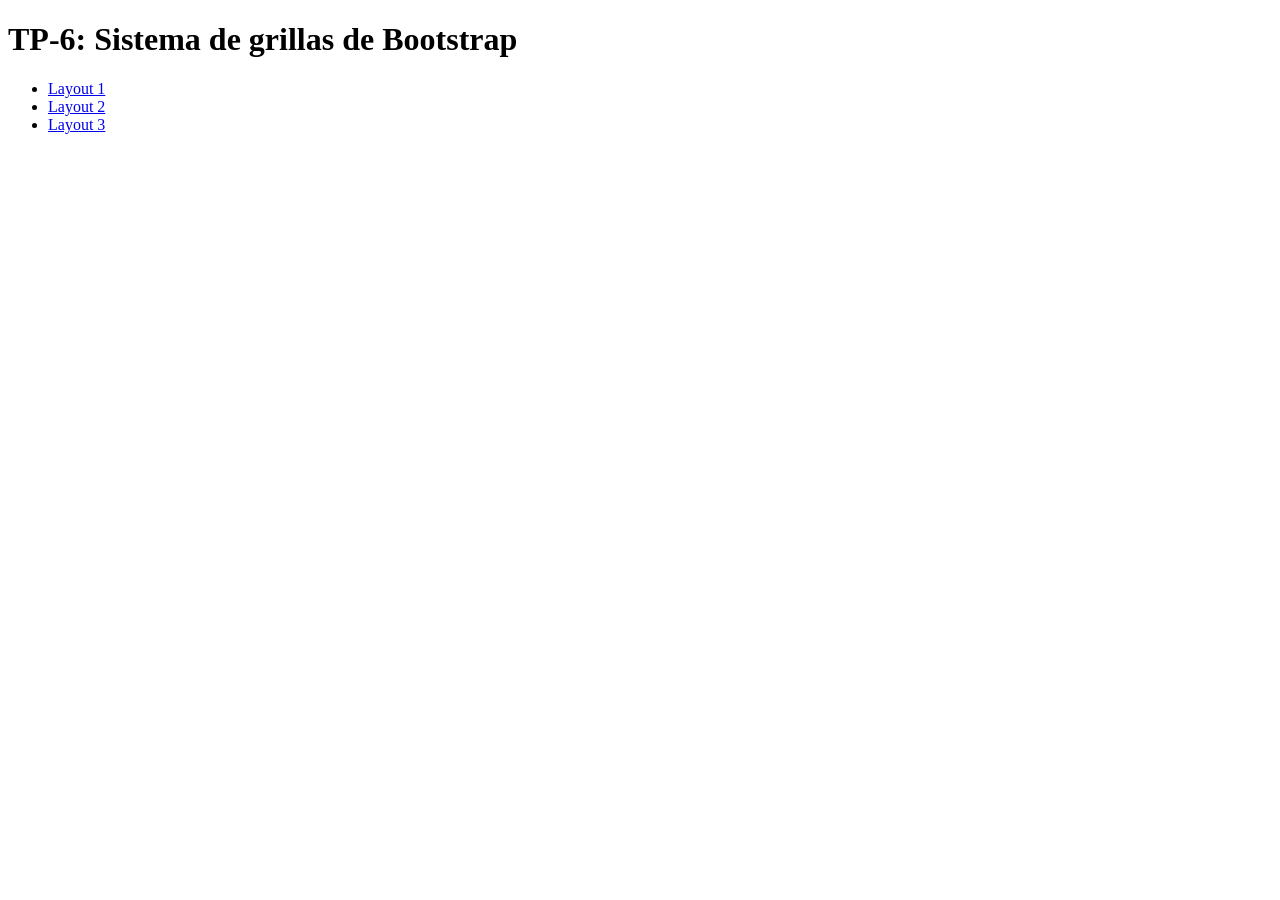
<file: index.html>
<!DOCTYPE html>
<html lang="es">
<head>
    <meta charset="UTF-8">
    <meta http-equiv="X-UA-Compatible" content="IE=edge">
    <meta name="viewport" content="width=device-width, initial-scale=1.0">
    <title>TP-6 - Índice de Layouts</title>
</head>
<body>
    <h1>TP-6: Sistema de grillas de Bootstrap</h1>
    <ul>
        <li>
            <a href="layout-1.html">Layout 1</a>
        </li>
        <li>
            <a href="layout-2.html">Layout 2</a>
        </li>
        <li>
            <a href="layout-3.html">Layout 3</a>
        </li>
    </ul>
</body>
</html>
</file>
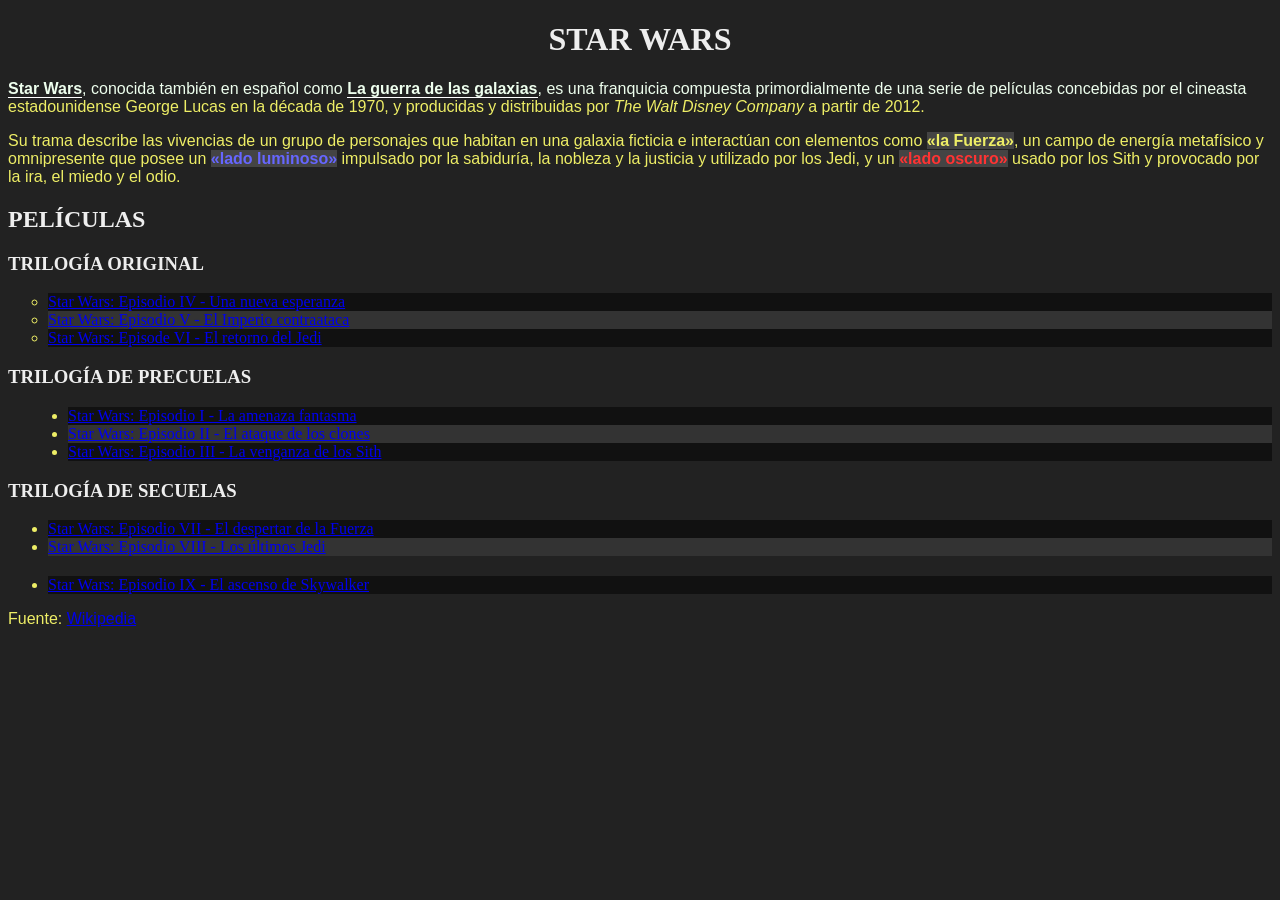
<file: tp-2/index.html>
<!DOCTYPE html>
<html>
<head>
    <meta charset="utf-8">
    <meta name="viewport" content="width=device-width, initial-scale=1">
    <title>TP2 - Selectores CSS</title>
    <link rel="stylesheet" href="styles.css">
</head>
<body>
    <h1>Star Wars</h1>
    <p><strong>Star Wars</strong>, conocida también en español como <strong>La guerra de las galaxias</strong>, es una franquicia compuesta primordialmente de una serie de películas concebidas por el cineasta estadounidense George Lucas en la década de 1970, y producidas y distribuidas por <a>The Walt Disney Company</a> a partir de 2012.</p>
    <p>Su trama describe las vivencias de un grupo de personajes que habitan en una galaxia ficticia e interactúan con elementos como <span class="the-force">«la Fuerza»</span>, un campo de energía metafísico y omnipresente que posee un <span class="the-force light-side">«lado luminoso»</span> impulsado por la sabiduría, la nobleza y la justicia y utilizado por los Jedi, y un <span class="the-force dark-side">«lado oscuro»</span> usado por los Sith y provocado por la ira, el miedo y el odio.</p>
    <h2>Películas</h2>
    <h3>Trilogía Original</h3>
    <ul id="og-trilogy" class="movies-list">
        <li><a href="https://es.wikipedia.org/wiki/Star_Wars:_Episodio_IV_-_Una_nueva_esperanza">Star Wars: Episodio IV - Una nueva esperanza</a></li>
        <li><a href="https://es.wikipedia.org/wiki/Star_Wars:_Episodio_V_-_El_Imperio_contraataca">Star Wars: Episodio V - El Imperio contraataca</a></li>
        <li><a href="https://es.wikipedia.org/wiki/Star_Wars:_Episode_VI_-_Return_of_the_Jedi">Star Wars: Episode VI - El retorno del Jedi</a></li>
    </ul>
    <h3>Trilogía de precuelas</h3>
    <ul class="movies-list">
        <li><a href="https://es.wikipedia.org/wiki/Star_Wars:_Episodio_I_-_La_amenaza_fantasma">Star Wars: Episodio I - La amenaza fantasma</a></li>
        <li><a href="https://es.wikipedia.org/wiki/Star_Wars:_Episodio_II_-_El_ataque_de_los_clones">Star Wars: Episodio II - El ataque de los clones</a></li>
        <li><a href="https://es.wikipedia.org/wiki/Star_Wars:_Episodio_III_-_La_venganza_de_los_Sith">Star Wars: Episodio III - La venganza de los Sith</a></li>
    </ul>
    <h3>Trilogía de secuelas</h3>
    <ul class="movies-list">
        <li><a href="https://es.wikipedia.org/wiki/Star_Wars:_Episodio_VII_-_El_despertar_de_la_Fuerza">Star Wars: Episodio VII - El despertar de la Fuerza</a></li>
        <li><a href="https://es.wikipedia.org/wiki/Star_Wars:_Episodio_VIII_-_Los_últimos_Jedi">Star Wars: Episodio VIII - Los últimos Jedi</a></li>
        <li><a href="https://es.wikipedia.org/wiki/Star_Wars:_Episodio_IX_-_El_ascenso_de_Skywalker">Star Wars: Episodio IX - El ascenso de Skywalker</a></li>
    </ul>
    <p>Fuente: <a href="https://es.wikipedia.org/wiki/Star_Wars">Wikipedia</a></p>
</body>
</html>
</file>
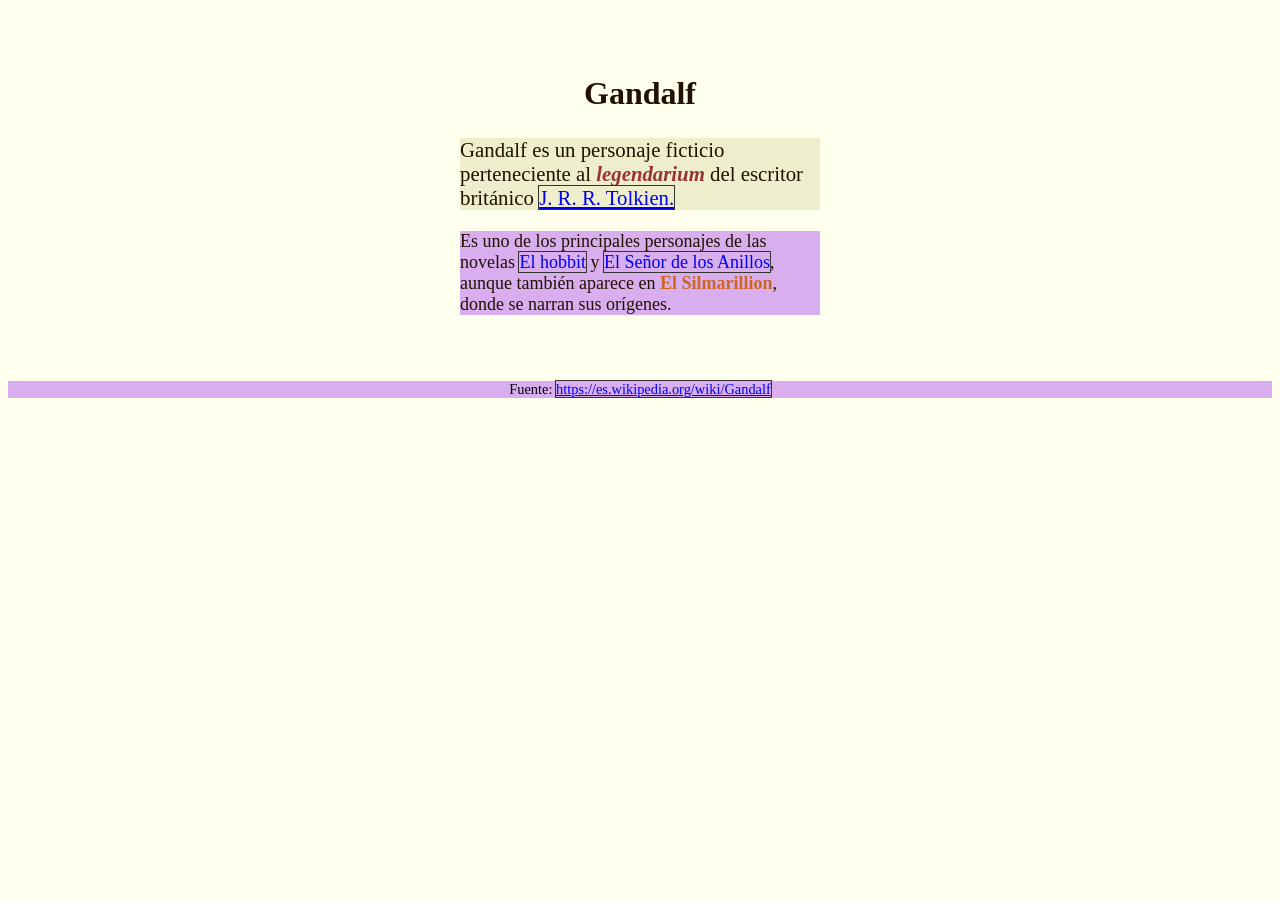
<file: tp-3/index.html>
<!DOCTYPE html>
<html lang="es">
<head>
	<meta charset="utf-8">
	<meta name="viewport" content="width=device-width, initial-scale=1">
	<title>TP3 - Especificidad CSS</title>
	<link rel="stylesheet" type="text/css" href="style.css">
	<style type="text/css">
		body {
			font-size: 18px;
			background-color: #ffe;
			color: #210;
		}

		#contenedor {
			max-width: 40ch;
			margin: 2rem auto;
			padding: 1rem;
		}

		h1 {
			font-size: 2rem;
			text-align: left;
		}

		p {
			font-family: sans-serif;
		}

		#primer-parrafo {
			font-size: 1.3rem;
			background-color: #eec;
		}

		p.importante em {
			font-weight: bold;
			color: #144;
		}

		p.novelas a {
			outline: none;
			text-decoration: none;
		}
		p.novelas a:hover {
			text-decoration: underline;
			background-color: #ccd;
		}

		body p.fuente.parrafo {
			color: #bbb !important;
			font-size: 0.9rem;
			opacity: 50%;
			text-align: center;
		}
	</style>
</head>
<body>
	<article id="contenedor">
		<h1 class="titulo">Gandalf</h1>
		
		<p id="primer-parrafo" class="importante parrafo">
			Gandalf es un personaje ficticio perteneciente al <em>legendarium</em> del escritor británico <a href="https://es.wikipedia.org/wiki/J._R._R._Tolkien">J. R. R. Tolkien.</a>
		</p>
		
		<p class="novelas parrafo">
			Es uno de los principales personajes de las novelas <a href="https://es.wikipedia.org/wiki/El_hobbit">El hobbit</a> y <a href="https://es.wikipedia.org/wiki/El_Señor_de_los_Anillos">El Señor de los Anillos</a>, aunque también aparece en <span class="complicado" style="color: #622">El Silmarillion</span>, donde se narran sus orígenes.
		</p>
	</article>

	<p class="fuente parrafo">
		Fuente: <a href="https://es.wikipedia.org/wiki/Gandalf">https://es.wikipedia.org/wiki/Gandalf</a>
	</p>
</body>
</html>
</file>
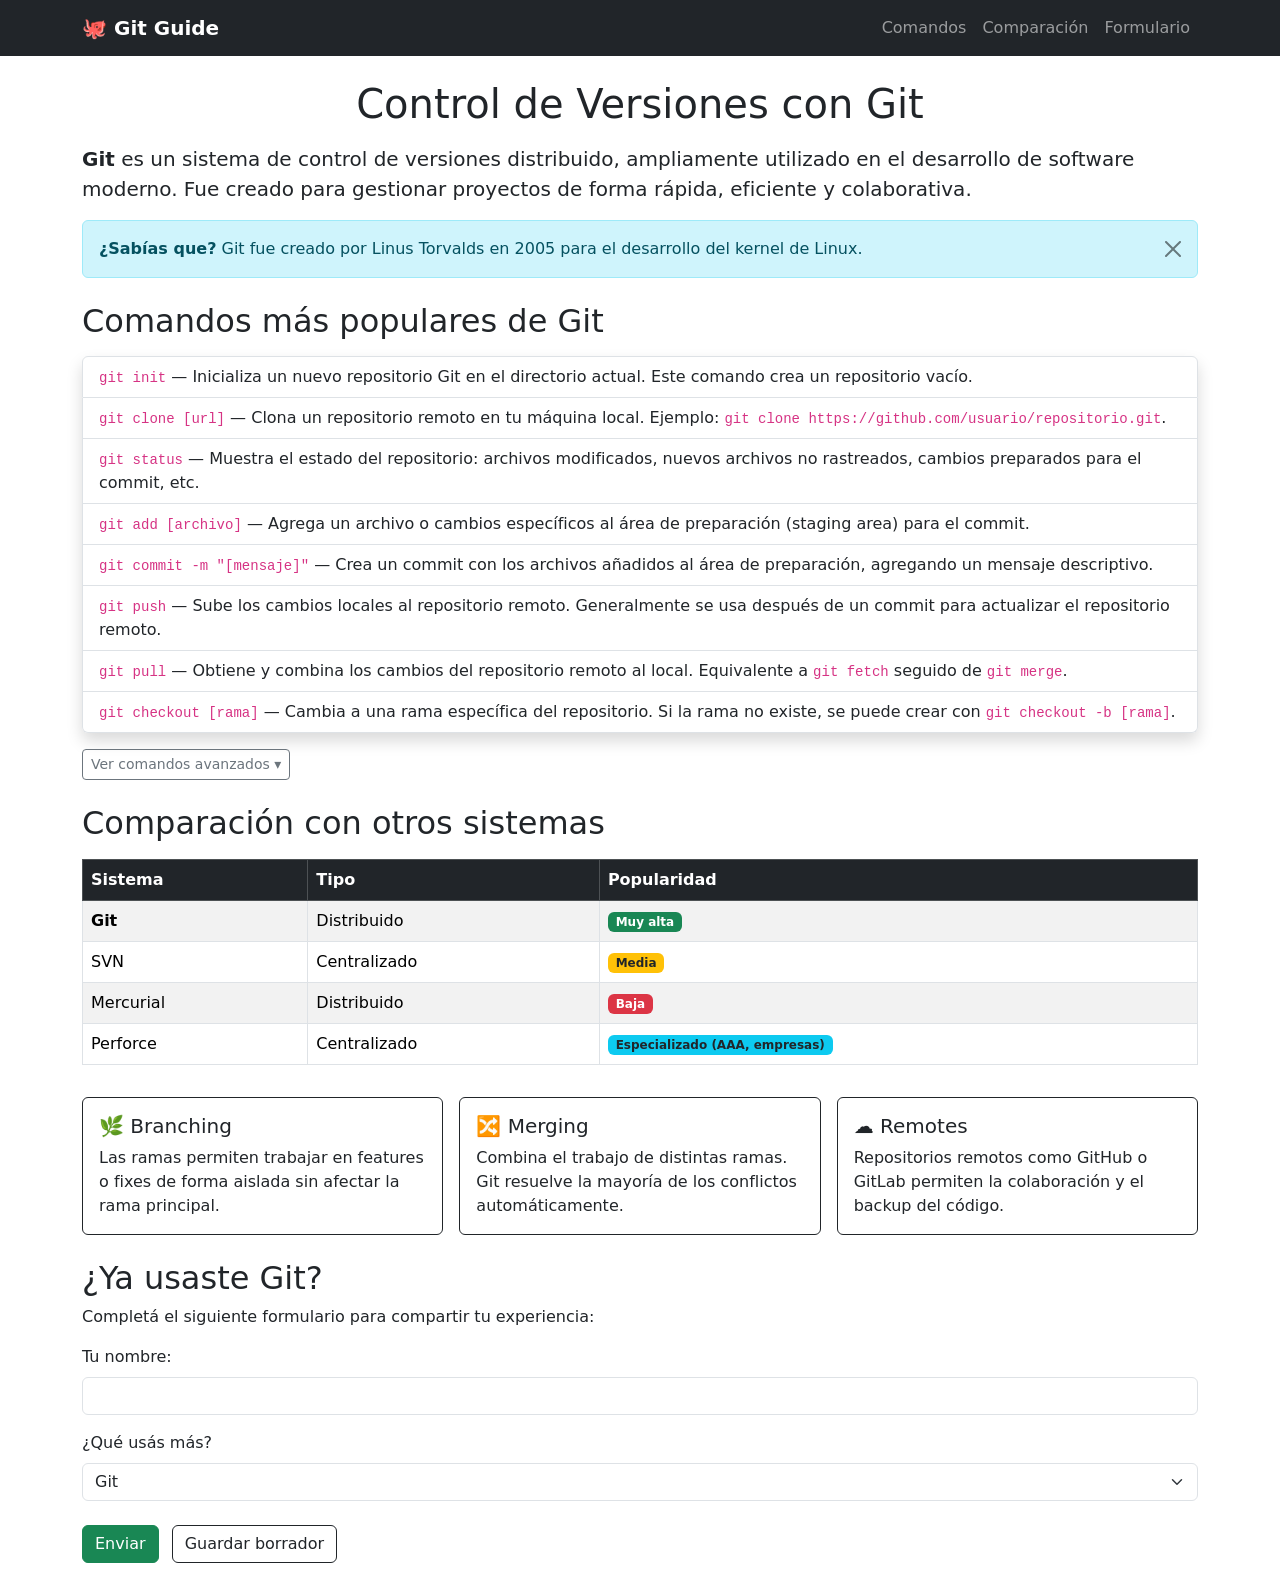
<file: tp-5/index.html>
<!DOCTYPE html>
<html lang="es">
<head>
    <meta charset="UTF-8">
    <meta name="viewport" content="width=device-width, initial-scale=1.0">
    <title>Control de Versiones con Git</title>
    <!-- Bootstrap 5 CSS (CDN) -->
    <link rel="stylesheet" href="https://cdn.jsdelivr.net/npm/bootstrap@5.3.3/dist/css/bootstrap.min.css">
</head>
<body>

    <!-- ── COMPONENTE 1: Navbar ─────────────────────────────────────── -->
    <nav class="navbar navbar-expand-md navbar-dark bg-dark">
        <div class="container">
            <a class="navbar-brand fw-bold" href="#">🐙 Git Guide</a>
            <button class="navbar-toggler" type="button" data-bs-toggle="collapse" data-bs-target="#navMenu">
                <span class="navbar-toggler-icon"></span>
            </button>
            <div class="collapse navbar-collapse" id="navMenu">
                <ul class="navbar-nav ms-auto">
                    <li class="nav-item"><a class="nav-link" href="#comandos">Comandos</a></li>
                    <li class="nav-item"><a class="nav-link" href="#comparacion">Comparación</a></li>
                    <li class="nav-item"><a class="nav-link" href="#formulario">Formulario</a></li>
                </ul>
            </div>
        </div>
    </nav>

    <!-- ── CONTENIDO PRINCIPAL ──────────────────────────────────────── -->
    <div class="container my-4">

        <!-- 2a. Título centrado -->
        <h1 class="text-center mb-3">Control de Versiones con Git</h1>

        <!-- 2b. Primer párrafo más grande -->
        <p class="fs-5">
            <strong>Git</strong> es un sistema de control de versiones distribuido, ampliamente utilizado en el desarrollo de
            software moderno. Fue creado para gestionar proyectos de forma rápida, eficiente y colaborativa.
        </p>

        <!-- ── BONUS: Alert ─────────────────────────────────────────── -->
        <div class="alert alert-info alert-dismissible fade show" role="alert">
            <strong>¿Sabías que?</strong> Git fue creado por Linus Torvalds en 2005 para el desarrollo del kernel de Linux.
            <button type="button" class="btn-close" data-bs-dismiss="alert" aria-label="Cerrar"></button>
        </div>


        <!-- ── SECCIÓN COMANDOS ─────────────────────────────────────── -->
        <h2 class="mt-4" id="comandos">Comandos más populares de Git</h2>

        <!-- 2d. Margen y sombra al listado -->
        <!-- COMPONENTE 2: List Group -->
        <ul class="list-group my-3 shadow">
            <li class="list-group-item"><code>git init</code> — Inicializa un nuevo repositorio Git en el directorio actual. Este comando crea un repositorio vacío.</li>
            <li class="list-group-item"><code>git clone [url]</code> — Clona un repositorio remoto en tu máquina local. Ejemplo: <code>git clone https://github.com/usuario/repositorio.git</code>.</li>
            <li class="list-group-item"><code>git status</code> — Muestra el estado del repositorio: archivos modificados, nuevos archivos no rastreados, cambios preparados para el commit, etc.</li>
            <li class="list-group-item"><code>git add [archivo]</code> — Agrega un archivo o cambios específicos al área de preparación (staging area) para el commit.</li>
            <li class="list-group-item"><code>git commit -m "[mensaje]"</code> — Crea un commit con los archivos añadidos al área de preparación, agregando un mensaje descriptivo.</li>
            <li class="list-group-item"><code>git push</code> — Sube los cambios locales al repositorio remoto. Generalmente se usa después de un commit para actualizar el repositorio remoto.</li>
            <li class="list-group-item"><code>git pull</code> — Obtiene y combina los cambios del repositorio remoto al local. Equivalente a <code>git fetch</code> seguido de <code>git merge</code>.</li>
            <li class="list-group-item"><code>git checkout [rama]</code> — Cambia a una rama específica del repositorio. Si la rama no existe, se puede crear con <code>git checkout -b [rama]</code>.</li>
        </ul>

        <!-- BONUS: Collapse -->
        <button class="btn btn-outline-secondary btn-sm mb-4" type="button" data-bs-toggle="collapse" data-bs-target="#comandosExtra">
            Ver comandos avanzados ▾
        </button>
        <div class="collapse mb-4" id="comandosExtra">
            <div class="card card-body">
                <ul class="mb-0">
                    <li><code>git log</code> — Muestra el historial de commits del repositorio.</li>
                    <li><code>git diff</code> — Muestra las diferencias entre el working directory y el staging area.</li>
                    <li><code>git stash</code> — Guarda temporalmente los cambios no confirmados para limpiar el directorio de trabajo.</li>
                    <li><code>git rebase [rama]</code> — Reaplica commits sobre otra base, útil para mantener un historial lineal.</li>
                </ul>
            </div>
        </div>


        <!-- ── SECCIÓN COMPARACIÓN ──────────────────────────────────── -->
        <h2 id="comparacion">Comparación con otros sistemas</h2>

        <!-- 2c. Tabla con estilos Bootstrap -->
        <table class="table table-striped table-bordered table-hover mt-3">
            <thead class="table-dark">
                <tr>
                    <th>Sistema</th>
                    <th>Tipo</th>
                    <th>Popularidad</th>
                </tr>
            </thead>
            <tbody>
                <tr>
                    <td><strong>Git</strong></td>
                    <td>Distribuido</td>
                    <td><span class="badge bg-success">Muy alta</span></td>
                </tr>
                <tr>
                    <td>SVN</td>
                    <td>Centralizado</td>
                    <td><span class="badge bg-warning text-dark">Media</span></td>
                </tr>
                <tr>
                    <td>Mercurial</td>
                    <td>Distribuido</td>
                    <td><span class="badge bg-danger">Baja</span></td>
                </tr>
                <tr>
                    <td>Perforce</td>
                    <td>Centralizado</td>
                    <td><span class="badge bg-info text-dark">Especializado (AAA, empresas)</span></td>
                </tr>
            </tbody>
        </table>


        <!-- ── COMPONENTE 3: Cards con info extra ───────────────────── -->
        <div class="row g-3 my-2">
            <div class="col-md-4">
                <div class="card h-100 border-dark">
                    <div class="card-body">
                        <h5 class="card-title">🌿 Branching</h5>
                        <p class="card-text">Las ramas permiten trabajar en features o fixes de forma aislada sin afectar la rama principal.</p>
                    </div>
                </div>
            </div>
            <div class="col-md-4">
                <div class="card h-100 border-dark">
                    <div class="card-body">
                        <h5 class="card-title">🔀 Merging</h5>
                        <p class="card-text">Combina el trabajo de distintas ramas. Git resuelve la mayoría de los conflictos automáticamente.</p>
                    </div>
                </div>
            </div>
            <div class="col-md-4">
                <div class="card h-100 border-dark">
                    <div class="card-body">
                        <h5 class="card-title">☁️ Remotes</h5>
                        <p class="card-text">Repositorios remotos como GitHub o GitLab permiten la colaboración y el backup del código.</p>
                    </div>
                </div>
            </div>
        </div>


        <!-- ── SECCIÓN FORMULARIO ───────────────────────────────────── -->
        <h2 class="mt-4" id="formulario">¿Ya usaste Git?</h2>
        <p>Completá el siguiente formulario para compartir tu experiencia:</p>

        <form class="form">
            <div class="mb-3">
                <label for="nombre" class="form-label">Tu nombre:</label>
                <input type="text" id="nombre" name="nombre" class="form-control">
            </div>

            <div class="mb-3">
                <label for="experiencia" class="form-label">¿Qué usás más?</label>
                <select id="experiencia" name="experiencia" class="form-select">
                    <option value="git">Git</option>
                    <option value="github">Git + GitHub</option>
                    <option value="otro">Otro sistema</option>
                    <option value="ninguno">Todavía no uso ninguno</option>
                </select>
            </div>

            <!-- 2b. Botón con estilo Bootstrap cambiado -->
            <button type="button" class="btn btn-success mt-2 me-2" data-bs-toggle="modal" data-bs-target="#modalConfirm">
                Enviar
            </button>

            <!-- BONUS: Toast trigger -->
            <button type="button" class="btn btn-outline-dark mt-2" id="toastBtn">
                Guardar borrador
            </button>
        </form>


        <!-- ── BONUS: Modal ─────────────────────────────────────────── -->
        <div class="modal fade" id="modalConfirm" tabindex="-1" aria-labelledby="modalConfirmLabel" aria-hidden="true">
            <div class="modal-dialog">
                <div class="modal-content">
                    <div class="modal-header">
                        <h5 class="modal-title" id="modalConfirmLabel">¡Gracias por participar!</h5>
                        <button type="button" class="btn-close" data-bs-dismiss="modal" aria-label="Cerrar"></button>
                    </div>
                    <div class="modal-body">
                        Tu respuesta fue enviada correctamente. 🎉
                    </div>
                    <div class="modal-footer">
                        <button type="button" class="btn btn-secondary" data-bs-dismiss="modal">Cerrar</button>
                    </div>
                </div>
            </div>
        </div>

    </div><!-- /container -->


    <!-- ── BONUS: Toast ─────────────────────────────────────────────── -->
    <div class="toast-container position-fixed bottom-0 end-0 p-3">
        <div id="toastBorrador" class="toast" role="alert" aria-live="assertive" aria-atomic="true">
            <div class="toast-header">
                <strong class="me-auto">Git Guide</strong>
                <small>ahora</small>
                <button type="button" class="btn-close" data-bs-dismiss="toast" aria-label="Cerrar"></button>
            </div>
            <div class="toast-body">
                Borrador guardado correctamente ✅
            </div>
        </div>
    </div>


    <!-- Bootstrap 5 JS (CDN) -->
    <script src="https://cdn.jsdelivr.net/npm/bootstrap@5.3.3/dist/js/bootstrap.bundle.min.js"></script>
    <script>
        // Toast al hacer clic en "Guardar borrador"
        document.getElementById('toastBtn').addEventListener('click', function () {
            var toastEl = document.getElementById('toastBorrador');
            var toast = new bootstrap.Toast(toastEl);
            toast.show();
        });
    </script>
</body>
</html>
</file>
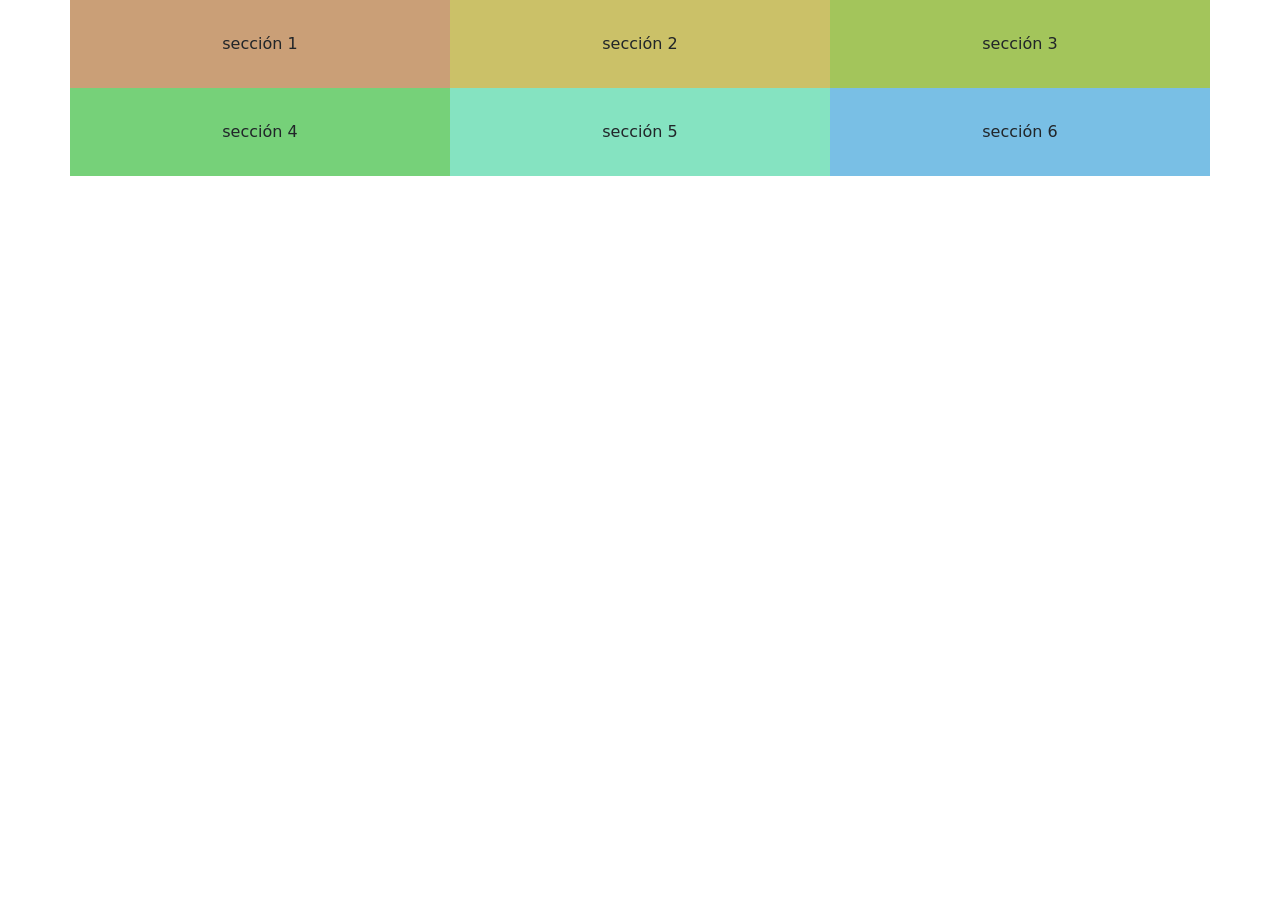
<file: layout-1.html>
<!DOCTYPE html>
<html lang="es">
<head>
    <meta charset="UTF-8">
    <meta http-equiv="X-UA-Compatible" content="IE=edge">
    <meta name="viewport" content="width=device-width, initial-scale=1.0">
    <title>Layout 1</title>
    <link href="https://cdn.jsdelivr.net/npm/bootstrap@5.3.3/dist/css/bootstrap.min.css" rel="stylesheet">
    <style>
        .content {padding: 2em 0.5em; text-align: center;}
        .s1 {background-color: #ca9f77;}
        .s2 {background-color: #cbc168;}
        .s3 {background-color: #a3c55b;}
        .s4 {background-color: #76d179;}
        .s5 {background-color: #85e3c1;}
        .s6 {background-color: #79bfe5;}
    </style>
</head>
<body>
    <div class="container-sm g-0">
        <div class="row g-0">
            <div class="col-12 col-md-6 col-lg-4">
                <div class="content s1">sección 1</div>
            </div>
            <div class="col-12 col-md-6 col-lg-4">
                <div class="content s2">sección 2</div>
            </div>
            <div class="col-12 col-md-6 col-lg-4">
                <div class="content s3">sección 3</div>
            </div>
            <div class="col-12 col-md-6 col-lg-4">
                <div class="content s4">sección 4</div>
            </div>
            <div class="col-12 col-md-6 col-lg-4">
                <div class="content s5">sección 5</div>
            </div>
            <div class="col-12 col-md-6 col-lg-4">
                <div class="content s6">sección 6</div>
            </div>
        </div>
    </div>
    <script src="https://cdn.jsdelivr.net/npm/bootstrap@5.3.3/dist/js/bootstrap.bundle.min.js"></script>
</body>
</html>
</file>
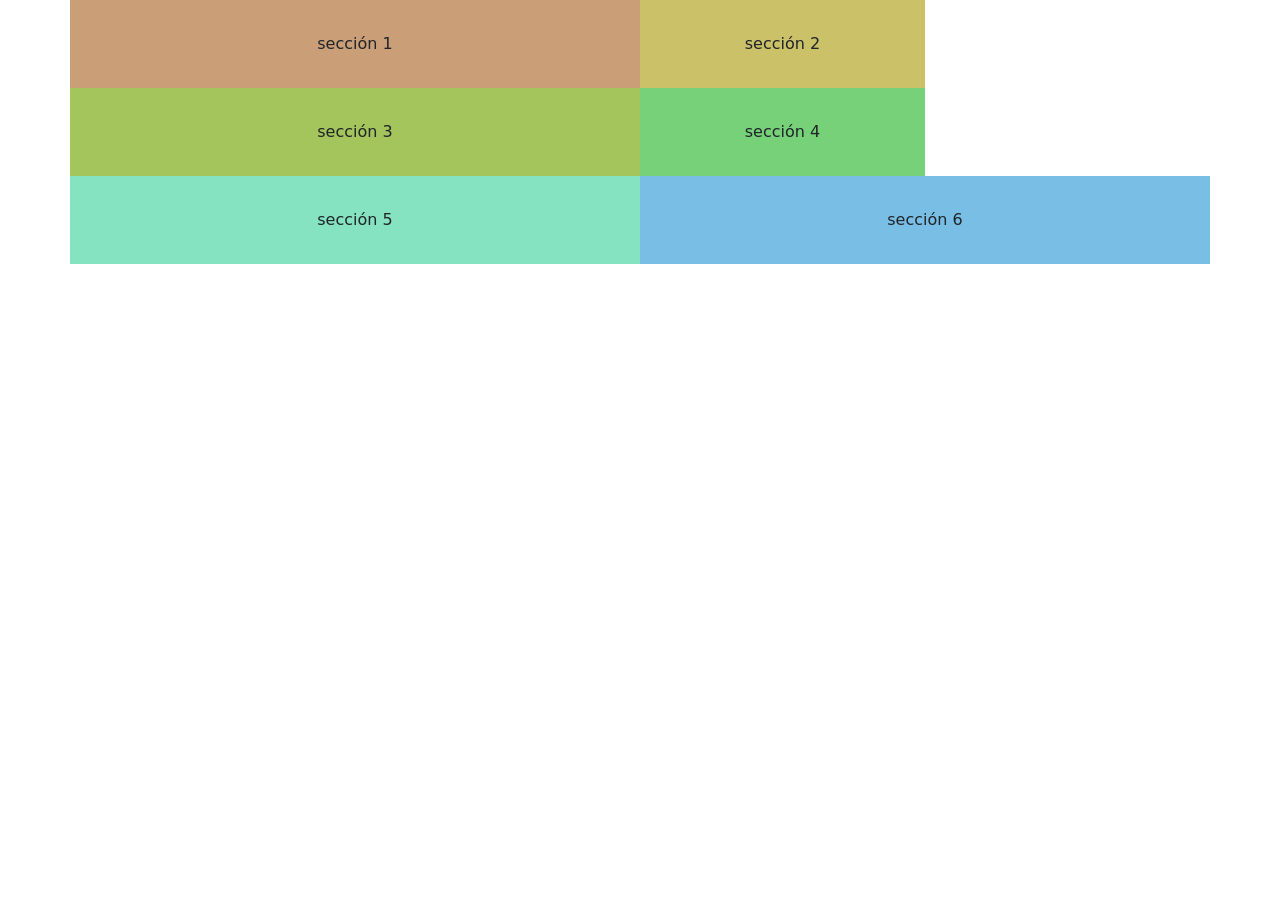
<file: layout-2.html>
<!DOCTYPE html>
<html lang="es">
<head>
    <meta charset="UTF-8">
    <meta http-equiv="X-UA-Compatible" content="IE=edge">
    <meta name="viewport" content="width=device-width, initial-scale=1.0">
    <title>Layout 2</title>
    <link href="https://cdn.jsdelivr.net/npm/bootstrap@5.3.3/dist/css/bootstrap.min.css" rel="stylesheet">
    <style>
        .content {padding: 2em 0.5em; text-align: center;}
        .s1 {background-color: #ca9f77;}
        .s2 {background-color: #cbc168;}
        .s3 {background-color: #a3c55b;}
        .s4 {background-color: #76d179;}
        .s5 {background-color: #85e3c1;}
        .s6 {background-color: #79bfe5;}
    </style>
</head>
<body>
    <div class="container-sm g-0">
        <div class="row g-0">
            <div class="col-12 col-md-6">
                <div class="content s1">sección 1</div>
            </div>
            <div class="col-12 col-md-4 col-lg-3">
                <div class="content s2">sección 2</div>
            </div>
            <div class="col-12 col-md-4 col-lg-6">
                <div class="content s3">sección 3</div>
            </div>
            <div class="col-12 col-md-4 col-lg-3">
                <div class="content s4">sección 4</div>
            </div>
            <div class="col-6">
                <div class="content s5">sección 5</div>
            </div>
            <div class="col-6">
                <div class="content s6">sección 6</div>
            </div>
        </div>
    </div>
    <script src="https://cdn.jsdelivr.net/npm/bootstrap@5.3.3/dist/js/bootstrap.bundle.min.js"></script>
</body>
</html>
</file>
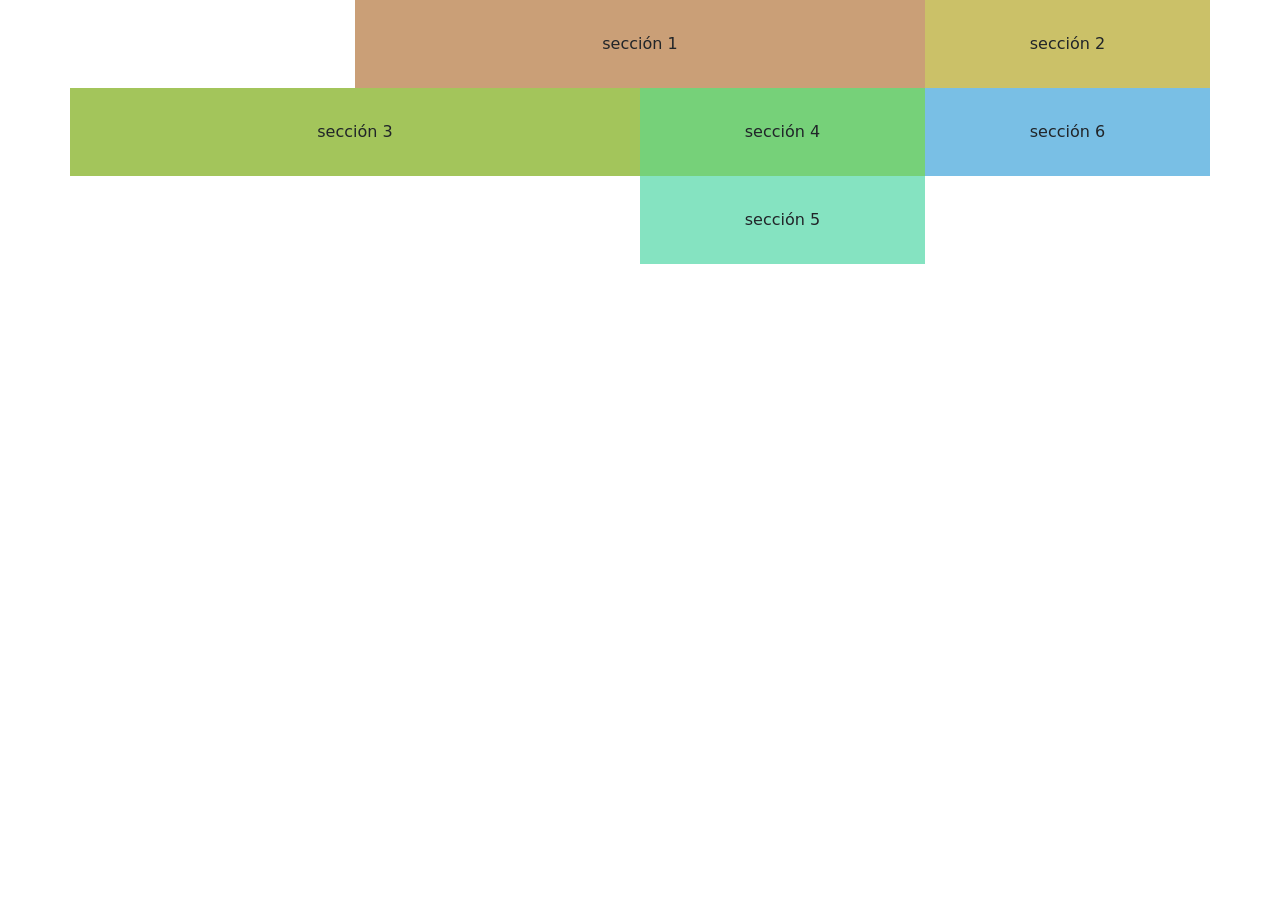
<file: layout-3.html>
<!DOCTYPE html>
<html lang="es">
<head>
    <meta charset="UTF-8">
    <meta http-equiv="X-UA-Compatible" content="IE=edge">
    <meta name="viewport" content="width=device-width, initial-scale=1.0">
    <title>Layout 3</title>
    <link href="https://cdn.jsdelivr.net/npm/bootstrap@5.3.3/dist/css/bootstrap.min.css" rel="stylesheet">
    <style>
        .content {padding: 2em 0.5em; text-align: center;}
        .s1 {background-color: #ca9f77;}
        .s2 {background-color: #cbc168;}
        .s3 {background-color: #a3c55b;}
        .s4 {background-color: #76d179;}
        .s5 {background-color: #85e3c1;}
        .s6 {background-color: #79bfe5;}
    </style>
</head>
<body>
    <div class="container-sm g-0">
        <div class="row g-0">
            <div class="col-12 col-md-6 offset-md-3">
                <div class="content s1">sección 1</div>
            </div>
            <div class="col-12 col-md-4 col-lg-3 order-3 order-lg-1">
                <div class="content s2">sección 2</div>
            </div>
            <div class="col-12 col-md-4 col-lg-6 order-2">
                <div class="content s3">sección 3</div>
            </div>
            <div class="col-12 col-md-4 col-lg-3 order-1 order-lg-3">
                <div class="content s4">sección 4</div>
            </div>
            <div class="col-12 col-md-6 col-lg-3 offset-lg-6 order-5 order-md-4 order-lg-5">
                <div class="content s5">sección 5</div>
            </div>
            <div class="col-12 col-md-6 col-lg-3 order-4 order-md-5 order-lg-4">
                <div class="content s6">sección 6</div>
            </div>
        </div>
    </div>
    <script src="https://cdn.jsdelivr.net/npm/bootstrap@5.3.3/dist/js/bootstrap.bundle.min.js"></script>
</body>
</html>
</file>
<file: tp-2/styles.css>
/* =============================================
   TP2 - Selectores CSS
   ============================================= */

/* 1. Color de fondo del documento y color del texto */
body {
    background-color: #222;
    color: #ee6;
}

/* 2. Centrar el título principal */
h1 {
    text-align: center;
}

/* 3. Párrafos con fuente sans-serif */
p {
    font-family: sans-serif;
}

/* 4. Todos los títulos en color #eee */
h1, h2, h3, h4, h5, h6 {
    color: #eee;
}

/* 5. Borde inferior blanco en elementos <strong> */
strong {
    border-bottom: 1px solid white;
}

/* 6. Fondo gris y texto en negrita para elementos con clase .the-force */
.the-force {
    background-color: #444;
    font-weight: bold;
}

/* 7. Color de texto para .light-side y .dark-side */
.light-side {
    color: #66f;
}

.dark-side {
    color: #f33;
}

/* 8. list-style-type: circle para la lista con ID og-trilogy */
#og-trilogy {
    list-style-type: circle;
}

/* 9. padding-left al segundo listado de películas (trilogía de precuelas) */
.movies-list:nth-of-type(2) {
    padding-left: 60px;
}

/* 10. margin-top al último elemento del tercer listado de películas */
.movies-list:nth-of-type(3) li:last-child {
    margin-top: 20px;
}


/* =============================================
   BONUS TRACKS
   ============================================= */

/* Todos los títulos en mayúscula */
h1, h2, h3, h4, h5, h6 {
    text-transform: uppercase;
}

/* Primera línea del primer párrafo en color #efe */
p:first-of-type::first-line {
    color: #efe;
}

/* Título principal cambia de color al pasar el puntero */
h1:hover {
    color: #ee6;
    cursor: default;
}

/* Links visitados en color gris */
a:visited {
    color: gray;
}

/* Links sin atributo href en cursiva */
a:not([href]) {
    font-style: italic;
}

/* Color de fondo alternado en los elementos de los listados de películas */
.movies-list li:nth-child(odd) {
    background-color: #111;
}

.movies-list li:nth-child(even) {
    background-color: #333;
}
</file>
<file: tp-3/style.css>
/* =============================================
   TP3 - Especificidad CSS
   =============================================

   REFERENCIA DE ESPECIFICIDADES YA EXISTENTES EN EL <style> INTERNO:
   ─────────────────────────────────────────────────────────────────────
   h1                    → (0,0,1)   ← define text-align: left
   p                     → (0,0,1)   ← define font-family: sans-serif
   #primer-parrafo       → (1,0,0)   ← define background-color: #eec
   p.importante em       → (0,1,1)   ← define color: #144 en <em>
   p.novelas a           → (0,1,1)   ← define outline: none
   body p.fuente.parrafo → (0,2,1) + !important ← define color, opacity
   ============================================= */


/* ── 1. Centrar el <h1> ──────────────────────────────────────────────
   El estilo interno tiene: h1 { text-align: left }  → especificidad (0,0,1)
   Uso el selector de clase .titulo para ganar con (0,1,0) > (0,0,1).       */
.titulo {
    text-align: center;
}


/* ── 2. Fuente con serifas para todos los párrafos ───────────────────
   El estilo interno tiene: p { font-family: sans-serif } → (0,0,1)
   Para superarlo necesito especificidad mayor. Uso body p → (0,0,2).        */
body p {
    font-family: serif;
}


/* ── 3. Fondo #CEE al elemento #primer-parrafo ───────────────────────
   El estilo interno tiene: #primer-parrafo { background-color: #eec } → (1,0,0)
   Para ganar necesito al menos (1,0,1) o (1,1,0).
   Uso article#primer-parrafo → (1,0,1) > (1,0,0).                          */
article#primer-parrafo {
    background-color: #CEE;
}


/* ── 4. Color #933 para los <em> del primer párrafo ─────────────────
   El estilo interno tiene: p.importante em { color: #144 } → (0,1,1)
   Para ganar necesito especificidad mayor, como (1,0,1) o (0,2,1).
   Uso #primer-parrafo em → (1,0,1) > (0,1,1).                              */
#primer-parrafo em {
    color: #933;
}


/* ── 5. Outline en todos los links ──────────────────────────────────
   El estilo interno tiene: p.novelas a { outline: none } → (0,1,1)
   Para ganar necesito (0,2,0) o más. Uso #contenedor a → (1,0,1) > (0,1,1).
   Nota: los links de p.fuente están fuera de #contenedor, así que
   los cubrimos también con el selector body > p a → (0,0,2).               */
#contenedor a {
    outline: 1px solid #333;
}

body > p a {
    outline: 1px solid #333;
}


/* ── 6. Opacidad 100% para p.fuente ─────────────────────────────────
   El estilo interno tiene: body p.fuente.parrafo { opacity: 50% } → (0,2,1)
   Debo superarlo con (0,3,1) o más sin usar !important.
   Uso body p.fuente.parrafo.parrafo (repitiendo la clase no suma, pero
   puedo encadenar clases existentes): el elemento tiene las clases
   "fuente" y "parrafo", nada más. Entonces sumo el elemento body:
   html body p.fuente.parrafo → (0,2,2) > (0,2,1). ✓                        */
html body p.fuente.parrafo {
    opacity: 100%;
}


/* ── 7. Fondo rgba(190,120,240,0.6) en párrafos sin id ──────────────
   Los párrafos sin id son p.novelas y p.fuente.
   Uso la pseudo-clase :not() para excluir el que tiene id.
   p:not(#primer-parrafo) → (1,0,1) — suficiente ya que no hay
   ninguna regla previa que defina background-color en esos párrafos.        */
p:not(#primer-parrafo) {
    background-color: rgba(190, 120, 240, 0.6);
}


/* =============================================
   BONUS TRACKS
   ============================================= */

/* ── B1. Color #000 para el texto de p.fuente ────────────────────────
   El estilo interno tiene: body p.fuente.parrafo { color: #bbb !important } → (0,2,1) + !important
   Un !important solo puede ser vencido por otro !important de igual o mayor
   especificidad, o por una regla en el mismo bloque de declaraciones con
   mayor especificidad también marcada con !important.
   No hay alternativa aquí: es el único caso donde el uso de !important
   está justificado por una regla preexistente que también lo usa.           */
html body p.fuente.parrafo {
    color: #000 !important;
}


/* ── B2. .complicado en negrita y color #C62 ─────────────────────────
   El elemento tiene un style inline: style="color: #622"
   Los estilos inline tienen especificidad (1,0,0,0) — la más alta posible
   sin !important. No hay forma de superarlos sin !important.
   Este es el segundo caso donde su uso está justificado.                    */
.complicado {
    font-weight: bold;
    color: #C62 !important;
}
</file>
